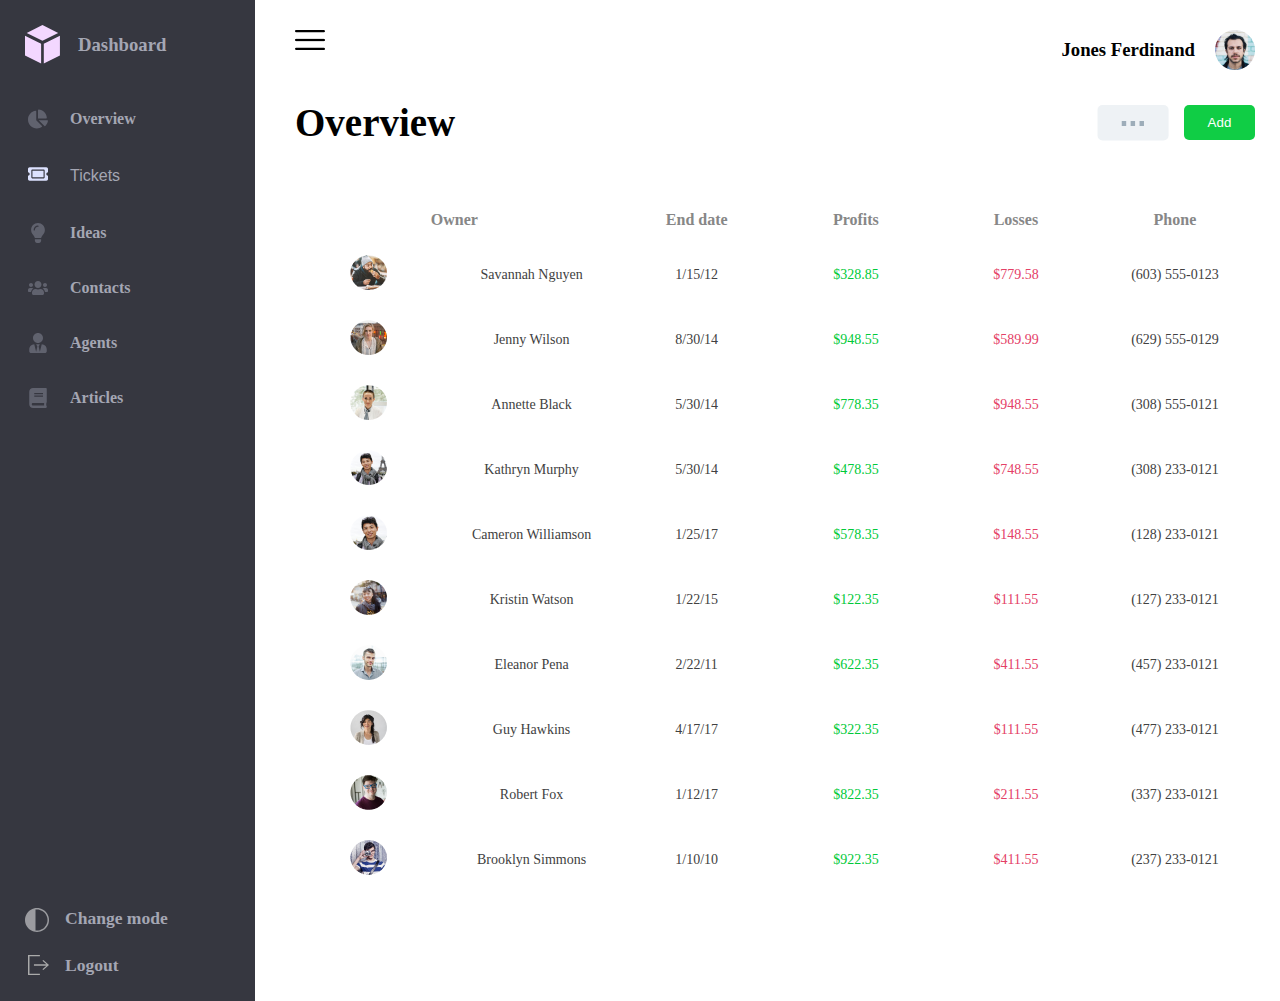
<file: index.html>
<!DOCTYPE html>
<html lang="en">
  <head>
    <meta charset="UTF-8" />
    <meta name="viewport" content="width=device-width, initial-scale=1.0" />
    <title>Table</title>
    <link rel="stylesheet" href="./css/main.css" />
  </head>
  <body>
    <div class="Dashboard">
      <div class="boxes">
        <div class="box1">
          <div class="box11">
            <svg
              width="35"
              height="39"
              viewBox="0 0 35 39"
              fill="none"
              xmlns="http://www.w3.org/2000/svg"
            >
              <path
                d="M17.4576 0L33.1946 7.88948L17.4576 15.758L1.72058 7.88948L17.4576 0ZM0 30.5298V10.7641L16.1147 18.8214V38.5871L0 30.5298ZM18.8005 18.8214L34.9151 10.7641V30.5298L18.8005 38.5871V18.8214Z"
                fill="#F3D7FF"
              />
            </svg>
            <h3>Dashboard</h3>
          </div>
        </div>
        <div class="box2">
          <div class="box111">
            <svg
              xmlns="http://www.w3.org/2000/svg"
              width="16"
              height="16"
              viewBox="0 0 16 16"
              fill="none"
            >
              <path
                opacity="0.4"
                d="M15.5232 8.94116H8.54412L13.1921 13.5891C13.3697 13.7667 13.6621 13.7812 13.8447 13.6091C14.9829 12.5367 15.7659 11.0912 15.9956 9.46616C16.035 9.18793 15.8041 8.94116 15.5232 8.94116ZM15.0576 7.03528C14.8153 3.52176 12.0076 0.714119 8.49412 0.471767C8.22589 0.453237 8 0.679413 8 0.948236V7.5294H14.5815C14.8503 7.5294 15.0762 7.30352 15.0576 7.03528ZM6.58824 8.94116V1.96206C6.58824 1.68118 6.34147 1.45029 6.06353 1.48971C2.55853 1.985 -0.120585 5.04705 0.00412089 8.71675C0.132356 12.4856 3.37736 15.5761 7.14794 15.5288C8.6303 15.5103 10 15.0326 11.1262 14.2338C11.3585 14.0691 11.3738 13.727 11.1724 13.5256L6.58824 8.94116Z"
                fill="#9FA2B4"
              />
            </svg>
            <h4>Overview</h4>
          </div>
          <div class="box111">
            <button class="btn2">  <a href="./index2.html"><svg
              width="16"
              height="16"
              viewBox="0 0 16 16"
              fill="none"
              xmlns="http://www.w3.org/2000/svg"
            >
              <path
                d="M3.55556 5.33332H12.4444V10.6667H3.55556V5.33332ZM14.6667 7.99999C14.6667 8.73638 15.2636 9.33332 16 9.33332V12C16 12.7364 15.4031 13.3333 14.6667 13.3333H1.33333C0.596944 13.3333 0 12.7364 0 12V9.33332C0.736389 9.33332 1.33333 8.73638 1.33333 7.99999C1.33333 7.2636 0.736389 6.66666 0 6.66666V3.99999C0 3.2636 0.596944 2.66666 1.33333 2.66666H14.6667C15.4031 2.66666 16 3.2636 16 3.99999V6.66666C15.2636 6.66666 14.6667 7.2636 14.6667 7.99999ZM13.3333 5.1111C13.3333 4.74291 13.0349 4.44443 12.6667 4.44443H3.33333C2.96514 4.44443 2.66667 4.74291 2.66667 5.1111V10.8889C2.66667 11.2571 2.96514 11.5555 3.33333 11.5555H12.6667C13.0349 11.5555 13.3333 11.2571 13.3333 10.8889V5.1111Z"
                fill="#DDE2FF"
              />
              
            </svg> </a>
            Tickets
           </button>
         
            
          </div>
          <div class="box111">
            <svg
              width="16"
              height="16"
              viewBox="0 0 16 16"
              fill="none"
              xmlns="http://www.w3.org/2000/svg"
            >
              <g clip-path="url(#clip0_1614_313)">
                <path
                  opacity="0.4"
                  d="M5.50187 14.1984C5.50219 14.395 5.56031 14.5875 5.66937 14.7512L6.20344 15.5541C6.29467 15.6913 6.41841 15.8039 6.56366 15.8817C6.7089 15.9596 6.87114 16.0003 7.03594 16.0003H8.96438C9.12917 16.0003 9.29141 15.9596 9.43665 15.8817C9.5819 15.8039 9.70564 15.6913 9.79688 15.5541L10.3309 14.7512C10.44 14.5875 10.4982 14.3952 10.4984 14.1984L10.4997 13H5.50031L5.50187 14.1984ZM2.5 5.5C2.5 6.88656 3.01406 8.15156 3.86125 9.11812C4.3775 9.70718 5.185 10.9378 5.49281 11.9759C5.49406 11.9841 5.495 11.9922 5.49625 12.0003H10.5037C10.505 11.9922 10.5059 11.9844 10.5072 11.9759C10.815 10.9378 11.6225 9.70718 12.1388 9.11812C12.9859 8.15156 13.5 6.88656 13.5 5.5C13.5 2.45656 11.0284 -0.00937887 7.98281 -3.87451e-06C4.795 0.00968363 2.5 2.59281 2.5 5.5ZM8 3C6.62156 3 5.5 4.12156 5.5 5.5C5.5 5.77625 5.27625 6 5 6C4.72375 6 4.5 5.77625 4.5 5.5C4.5 3.57 6.07 2 8 2C8.27625 2 8.5 2.22375 8.5 2.5C8.5 2.77625 8.27625 3 8 3Z"
                  fill="#9FA2B4"
                />
              </g>
              <defs>
                <clipPath id="clip0_1614_313">
                  <rect width="16" height="16" fill="white" />
                </clipPath>
              </defs>
            </svg>

            <h4>Ideas</h4>
          </div>
          <div class="box111">
            <svg
              width="16"
              height="16"
              viewBox="0 0 16 16"
              fill="none"
              xmlns="http://www.w3.org/2000/svg"
            >
              <path
                opacity="0.4"
                d="M2.4 7.19999C3.2825 7.19999 4 6.48249 4 5.59999C4 4.71749 3.2825 3.99999 2.4 3.99999C1.5175 3.99999 0.8 4.71749 0.8 5.59999C0.8 6.48249 1.5175 7.19999 2.4 7.19999ZM13.6 7.19999C14.4825 7.19999 15.2 6.48249 15.2 5.59999C15.2 4.71749 14.4825 3.99999 13.6 3.99999C12.7175 3.99999 12 4.71749 12 5.59999C12 6.48249 12.7175 7.19999 13.6 7.19999ZM14.4 7.99999H12.8C12.36 7.99999 11.9625 8.17749 11.6725 8.46499C12.68 9.01749 13.395 10.015 13.55 11.2H15.2C15.6425 11.2 16 10.8425 16 10.4V9.59999C16 8.71749 15.2825 7.99999 14.4 7.99999ZM8 7.99999C9.5475 7.99999 10.8 6.74749 10.8 5.19999C10.8 3.65249 9.5475 2.39999 8 2.39999C6.4525 2.39999 5.2 3.65249 5.2 5.19999C5.2 6.74749 6.4525 7.99999 8 7.99999ZM9.92 8.79999H9.7125C9.1925 9.04999 8.615 9.19999 8 9.19999C7.385 9.19999 6.81 9.04999 6.2875 8.79999H6.08C4.49 8.79999 3.2 10.09 3.2 11.68V12.4C3.2 13.0625 3.7375 13.6 4.4 13.6H11.6C12.2625 13.6 12.8 13.0625 12.8 12.4V11.68C12.8 10.09 11.51 8.79999 9.92 8.79999ZM4.3275 8.46499C4.0375 8.17749 3.64 7.99999 3.2 7.99999H1.6C0.7175 7.99999 0 8.71749 0 9.59999V10.4C0 10.8425 0.3575 11.2 0.8 11.2H2.4475C2.605 10.015 3.32 9.01749 4.3275 8.46499Z"
                fill="#9FA2B4"
              />
            </svg>

            <h4>Contacts</h4>
          </div>
          <div class="box111">
            <svg
              width="16"
              height="16"
              viewBox="0 0 16 16"
              fill="none"
              xmlns="http://www.w3.org/2000/svg"
            >
              <path
                opacity="0.4"
                d="M8 8C10.2094 8 12 6.20937 12 4C12 1.79063 10.2094 0 8 0C5.79063 0 4 1.79063 4 4C4 6.20937 5.79063 8 8 8ZM10.9937 9.01875L9.5 15L8.5 10.75L9.5 9H6.5L7.5 10.75L6.5 15L5.00625 9.01875C2.77812 9.125 1 10.9469 1 13.2V14.5C1 15.3281 1.67188 16 2.5 16H13.5C14.3281 16 15 15.3281 15 14.5V13.2C15 10.9469 13.2219 9.125 10.9937 9.01875Z"
                fill="#9FA2B4"
              />
            </svg>

            <h4>Agents</h4>
          </div>
          <div class="box111">
            <svg
              width="16"
              height="16"
              viewBox="0 0 16 16"
              fill="none"
              xmlns="http://www.w3.org/2000/svg"
            >
              <path
                opacity="0.4"
                d="M15 11.25V0.75C15 0.334375 14.6656 0 14.25 0H4C2.34375 0 1 1.34375 1 3V13C1 14.6562 2.34375 16 4 16H14.25C14.6656 16 15 15.6656 15 15.25V14.75C15 14.5156 14.8906 14.3031 14.7219 14.1656C14.5906 13.6844 14.5906 12.3125 14.7219 11.8313C14.8906 11.6969 15 11.4844 15 11.25ZM5 4.1875C5 4.08437 5.08437 4 5.1875 4H11.8125C11.9156 4 12 4.08437 12 4.1875V4.8125C12 4.91563 11.9156 5 11.8125 5H5.1875C5.08437 5 5 4.91563 5 4.8125V4.1875ZM5 6.1875C5 6.08437 5.08437 6 5.1875 6H11.8125C11.9156 6 12 6.08437 12 6.1875V6.8125C12 6.91563 11.9156 7 11.8125 7H5.1875C5.08437 7 5 6.91563 5 6.8125V6.1875ZM12.9187 14H4C3.44688 14 3 13.5531 3 13C3 12.45 3.45 12 4 12H12.9187C12.8594 12.5344 12.8594 13.4656 12.9187 14Z"
                fill="#9FA2B4"
              />
            </svg>

            <h4>Articles</h4>
          </div>
        </div>
      </div>

      <div class="box3">
        <div class="box33">
          <button id="dark-light">
            <svg
              width="24"
              height="24"
              viewBox="0 0 24 24"
              fill="none"
              xmlns="http://www.w3.org/2000/svg"
            >
              <path
                opacity="0.5"
                d="M12 0C13.1016 0 14.1641 0.140625 15.1875 0.421875C16.2109 0.703125 17.168 1.10547 18.0586 1.62891C18.9492 2.15234 19.7578 2.77734 20.4844 3.50391C21.2109 4.23047 21.8359 5.04297 22.3594 5.94141C22.8828 6.83984 23.2852 7.79688 23.5664 8.8125C23.8477 9.82812 23.9922 10.8906 24 12C24 13.1016 23.8594 14.1641 23.5781 15.1875C23.2969 16.2109 22.8945 17.168 22.3711 18.0586C21.8477 18.9492 21.2227 19.7578 20.4961 20.4844C19.7695 21.2109 18.957 21.8359 18.0586 22.3594C17.1602 22.8828 16.2031 23.2852 15.1875 23.5664C14.1719 23.8477 13.1094 23.9922 12 24C10.8984 24 9.83594 23.8594 8.8125 23.5781C7.78906 23.2969 6.83203 22.8945 5.94141 22.3711C5.05078 21.8477 4.24219 21.2227 3.51562 20.4961C2.78906 19.7695 2.16406 18.957 1.64062 18.0586C1.11719 17.1602 0.714844 16.207 0.433594 15.1992C0.152344 14.1914 0.0078125 13.125 0 12C0 10.8984 0.140625 9.83594 0.421875 8.8125C0.703125 7.78906 1.10547 6.83203 1.62891 5.94141C2.15234 5.05078 2.77734 4.24219 3.50391 3.51562C4.23047 2.78906 5.04297 2.16406 5.94141 1.64062C6.83984 1.11719 7.79297 0.714844 8.80078 0.433594C9.80859 0.152344 10.875 0.0078125 12 0ZM12 22.5C12.9609 22.5 13.8867 22.375 14.7773 22.125C15.668 21.875 16.5039 21.5234 17.2852 21.0703C18.0664 20.6172 18.7773 20.0664 19.418 19.418C20.0586 18.7695 20.6055 18.0625 21.0586 17.2969C21.5117 16.5312 21.8672 15.6953 22.125 14.7891C22.3828 13.8828 22.5078 12.9531 22.5 12C22.5 11.0391 22.375 10.1133 22.125 9.22266C21.875 8.33203 21.5234 7.49609 21.0703 6.71484C20.6172 5.93359 20.0664 5.22266 19.418 4.58203C18.7695 3.94141 18.0625 3.39453 17.2969 2.94141C16.5312 2.48828 15.6953 2.13281 14.7891 1.875C13.8828 1.61719 12.9531 1.49219 12 1.5C11.4922 1.5 10.9922 1.53516 10.5 1.60547V22.3945C10.9922 22.4648 11.4922 22.5 12 22.5Z"
                fill="white"
              />
            </svg>
          </button>
          <h3>Change mode</h3>
        </div>
        <div class="box33">
          <div style="padding-left: 3px" class="box33">
            <svg
              width="21"
              height="20"
              viewBox="0 0 21 20"
              fill="none"
              xmlns="http://www.w3.org/2000/svg"
            >
              <path
                d="M1.48755 18.6667H11.9004V20H0V0H11.9004V1.33333H1.48755V18.6667ZM21 10L15.3403 15.0833L14.4106 14.25L18.42 10.6667H5.95019V9.33333H18.42L14.4106 5.75L15.3403 4.91667L21 10Z"
                fill="#AAAAAA"
              />
            </svg>
            <h3>Logout</h3>
          </div>
        </div>
      </div>
    </div>
    <div class="navbar">
      <div class="nav1">
        <div class="nav">
          <img src="./images/Vector.png" alt="" />
        </div>
        <div class="nav">
          <div class="rasm">
            <h3>Jones Ferdinand</h3>
            <img src="./images/_header.png" alt="" fill />
          </div>
        </div>
      </div>
      <div class="over">
        <h1>Overview</h1>
        <div class="over1">
          <svg
            width="72"
            height="36"
            viewBox="0 0 72 36"
            fill="none"
            xmlns="http://www.w3.org/2000/svg"
          >
            <rect
              x="0.506226"
              width="71.0936"
              height="35.5011"
              rx="5"
              fill="#EEF2F5"
            />
            <path
              d="M42.5263 16L46.9704 16L46.9704 20.9024L42.5263 20.9024L42.5263 16ZM33.6381 16L38.0822 16L38.0822 20.9024L33.6381 20.9024L33.6381 16ZM24.7499 16L29.194 16L29.194 20.9024L24.7499 20.9024L24.7499 16Z"
              fill="#9DADB9"
            />
          </svg>
          <button class="btn1">Add</button>
        </div>
      </div>
      <section class="table">
        <div class="contiber">
          <div class="con-table">
              <table>
                <thead>
             <tr>
              <th colspan="2">Owner</th>
              
              <th>End date</th>
              <th>Profits</th>
              <th>Losses</th>
              <th>Phone</th>
             </tr>
                </thead>
                
                <tbody>
                  <tr>
                   
                    <td><img src="./images/Ellipse 1.png" alt="" ></td>
                   
                    <td>Savannah Nguyen</td>
                   <td>1/15/12</td>
                   <td class="pl">$328.85</td>
                   <td class="mn">$779.58</td>
                   <td>(603) 555-0123</td>
                 </tr>
                 <tr>
                  <td><img src="./images/Ellipse 2 (1).png" alt=""></td>
                 <td>Jenny Wilson</td>
                 <td>8/30/14</td>
                 <td class="pl">$948.55</td>
                 <td class="mn">$589.99</td>
                 <td>(629) 555-0129</td>
               </tr>
               <tr>
                <td><img src="images/Ellipse 3.png" alt=""></td>
               <td>Annette Black</td>
               <td>5/30/14</td>
               <td class="pl">$778.35</td>
               <td class="mn">$948.55</td>
               <td>(308) 555-0121</td>
             </tr>
             <tr>
              <td><img src="./images/Ellipse 4.png" alt=""></td>
             <td>Kathryn Murphy</td>
             <td>5/30/14</td>
             <td class="pl">$478.35</td>
             <td class="mn">$748.55</td>
             <td>(308) 233-0121</td>
           </tr>
           <tr>
            <td><img src="./images/Ellipse 5.png" alt=""></td>
           <td>Cameron Williamson</td>
           <td>1/25/17</td>
           <td class="pl">$578.35</td>
           <td class="mn">$148.55</td>
           <td>(128) 233-0121</td>
         </tr>
         <tr>
          <td><img src="./images/Ellipse 6.png" alt=""></td>
         <td>Kristin Watson</td>
         <td>1/22/15</td>
         <td class="pl">$122.35</td>
         <td class="mn">$111.55</td>
         <td>(127) 233-0121</td>
       </tr>
       <tr>
        <td><img src="./images/Ellipse 7.png" alt=""></td>
       <td>Eleanor Pena</td>
       <td>2/22/11</td>
       <td class="pl">$622.35</td>
       <td class="mn">$411.55</td>
       <td>(457) 233-0121</td>
     </tr>
     <tr>
      <td><img src="./images/Ellipse 8.png" alt=""></td>
     <td>Guy Hawkins</td>
     <td>4/17/17</td>
     <td class="pl">$322.35</td>
     <td class="mn">$111.55</td>
     <td>(477) 233-0121</td>
   </tr>
   <tr>
    <td><img src="./images/Ellipse 9.png" alt=""></td>
   <td>Robert Fox</td>
   <td>1/12/17</td>
   <td class="pl">$822.35</td>
   <td class="mn">$211.55</td>
   <td>(337) 233-0121</td>
 </tr>
 <tr>
  <td><img src="./images/Ellipse 10.png" alt=""></td>
 <td>Brooklyn Simmons</td>
 <td>1/10/10</td>
 <td class="pl">$922.35</td>
 <td class="mn">$411.55</td>
 <td>(237) 233-0121</td>
</tr>
                </tbody>

                
              </table>
          </div>
        </div>
      </section>

      </d>
    </div>
  </body>
  <script src="./js/main.js"></script>
</html>
</file>
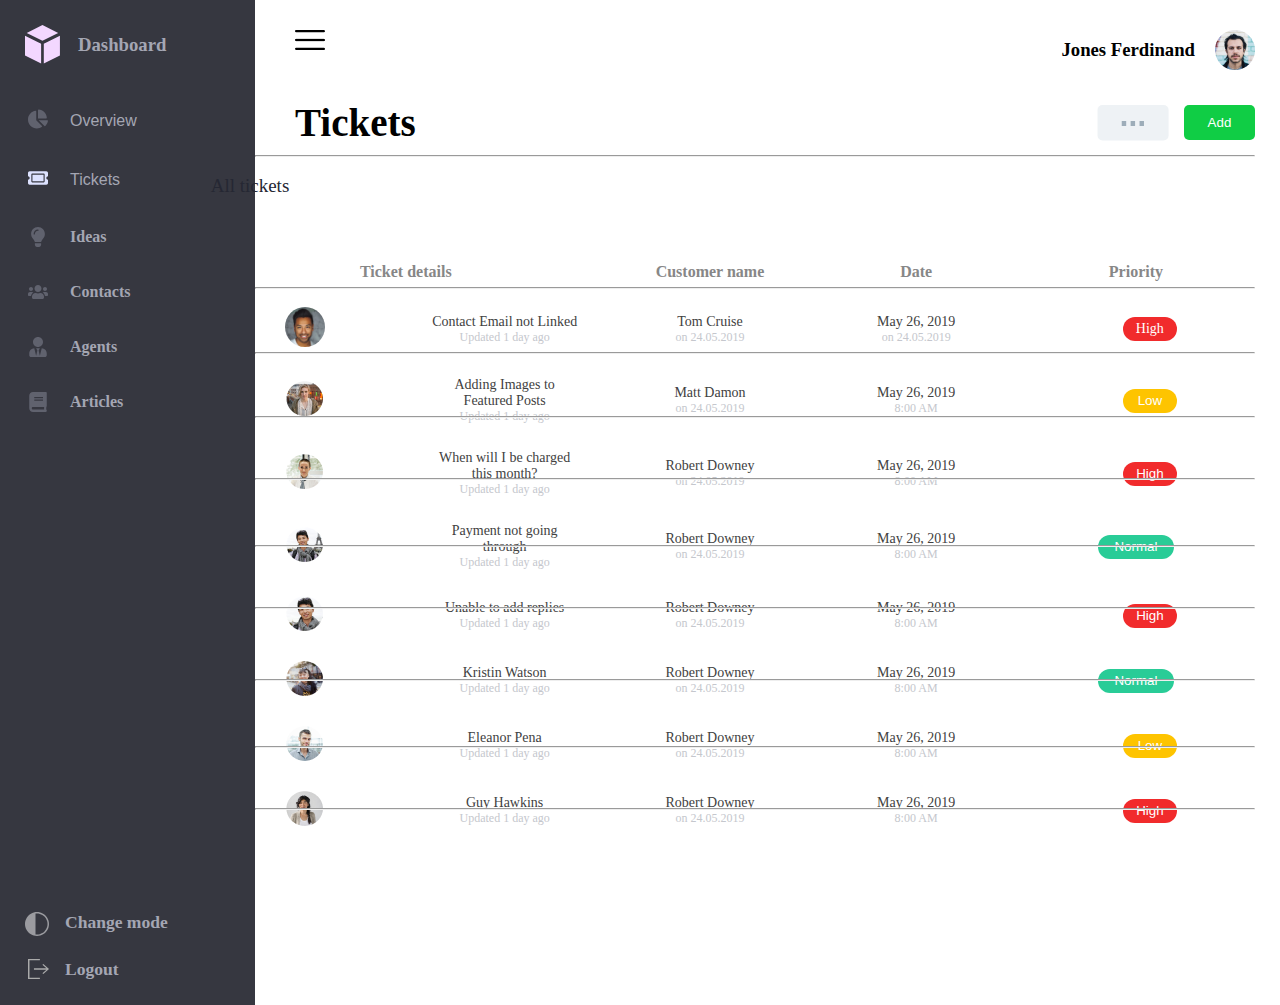
<file: index2.html>
<!DOCTYPE html>
<html lang="en">
<head>
    <meta charset="UTF-8">
    <meta name="viewport" content="width=device-width, initial-scale=1.0">
    <title>Ticket</title>
    <link rel="stylesheet" href="./css/main.css">
</head>
<body>
    <div class="Dashboard">
        <div class="boxes">
          <div class="box1">
            <div class="box11">
              <svg
                width="35"
                height="39"
                viewBox="0 0 35 39"
                fill="none"
                xmlns="http://www.w3.org/2000/svg"
              >
                <path
                  d="M17.4576 0L33.1946 7.88948L17.4576 15.758L1.72058 7.88948L17.4576 0ZM0 30.5298V10.7641L16.1147 18.8214V38.5871L0 30.5298ZM18.8005 18.8214L34.9151 10.7641V30.5298L18.8005 38.5871V18.8214Z"
                  fill="#F3D7FF"
                />
              </svg>
              <h3>Dashboard</h3>
            </div>
          </div>
          <div class="box2">
            <div class="box111">
                <button class="btn2">  <a href="./index.html"><svg width="16" height="16" viewBox="0 0 16 16" fill="none" xmlns="http://www.w3.org/2000/svg">
                    <path opacity="0.4" d="M15.5232 8.94116H8.54412L13.1921 13.5891C13.3697 13.7667 13.6621 13.7812 13.8447 13.6091C14.9829 12.5367 15.7659 11.0912 15.9956 9.46616C16.035 9.18793 15.8041 8.94116 15.5232 8.94116ZM15.0576 7.03528C14.8153 3.52176 12.0076 0.714119 8.49412 0.471767C8.22589 0.453237 8 0.679413 8 0.948236V7.5294H14.5815C14.8503 7.5294 15.0762 7.30352 15.0576 7.03528ZM6.58824 8.94116V1.96206C6.58824 1.68118 6.34147 1.45029 6.06353 1.48971C2.55853 1.985 -0.120585 5.04705 0.00412089 8.71675C0.132356 12.4856 3.37736 15.5761 7.14794 15.5288C8.6303 15.5103 10 15.0326 11.1262 14.2338C11.3585 14.0691 11.3738 13.727 11.1724 13.5256L6.58824 8.94116Z" fill="#9FA2B4"/>
                    </svg>
                     </a>
                     Overview
                 </button>
            </div>
            <div class="box111">
                <button class="btn2">  <a href="./index2.html"><svg
                  width="16"
                  height="16"
                  viewBox="0 0 16 16"
                  fill="none"
                  xmlns="http://www.w3.org/2000/svg"
                >
                  <path
                    d="M3.55556 5.33332H12.4444V10.6667H3.55556V5.33332ZM14.6667 7.99999C14.6667 8.73638 15.2636 9.33332 16 9.33332V12C16 12.7364 15.4031 13.3333 14.6667 13.3333H1.33333C0.596944 13.3333 0 12.7364 0 12V9.33332C0.736389 9.33332 1.33333 8.73638 1.33333 7.99999C1.33333 7.2636 0.736389 6.66666 0 6.66666V3.99999C0 3.2636 0.596944 2.66666 1.33333 2.66666H14.6667C15.4031 2.66666 16 3.2636 16 3.99999V6.66666C15.2636 6.66666 14.6667 7.2636 14.6667 7.99999ZM13.3333 5.1111C13.3333 4.74291 13.0349 4.44443 12.6667 4.44443H3.33333C2.96514 4.44443 2.66667 4.74291 2.66667 5.1111V10.8889C2.66667 11.2571 2.96514 11.5555 3.33333 11.5555H12.6667C13.0349 11.5555 13.3333 11.2571 13.3333 10.8889V5.1111Z"
                    fill="#DDE2FF"
                  />
                  
                </svg> </a>
                Tickets
               </button>
             
                
              </div>
              <div class="box111">
                <svg
                  width="16"
                  height="16"
                  viewBox="0 0 16 16"
                  fill="none"
                  xmlns="http://www.w3.org/2000/svg"
                >
                  <g clip-path="url(#clip0_1614_313)">
                    <path
                      opacity="0.4"
                      d="M5.50187 14.1984C5.50219 14.395 5.56031 14.5875 5.66937 14.7512L6.20344 15.5541C6.29467 15.6913 6.41841 15.8039 6.56366 15.8817C6.7089 15.9596 6.87114 16.0003 7.03594 16.0003H8.96438C9.12917 16.0003 9.29141 15.9596 9.43665 15.8817C9.5819 15.8039 9.70564 15.6913 9.79688 15.5541L10.3309 14.7512C10.44 14.5875 10.4982 14.3952 10.4984 14.1984L10.4997 13H5.50031L5.50187 14.1984ZM2.5 5.5C2.5 6.88656 3.01406 8.15156 3.86125 9.11812C4.3775 9.70718 5.185 10.9378 5.49281 11.9759C5.49406 11.9841 5.495 11.9922 5.49625 12.0003H10.5037C10.505 11.9922 10.5059 11.9844 10.5072 11.9759C10.815 10.9378 11.6225 9.70718 12.1388 9.11812C12.9859 8.15156 13.5 6.88656 13.5 5.5C13.5 2.45656 11.0284 -0.00937887 7.98281 -3.87451e-06C4.795 0.00968363 2.5 2.59281 2.5 5.5ZM8 3C6.62156 3 5.5 4.12156 5.5 5.5C5.5 5.77625 5.27625 6 5 6C4.72375 6 4.5 5.77625 4.5 5.5C4.5 3.57 6.07 2 8 2C8.27625 2 8.5 2.22375 8.5 2.5C8.5 2.77625 8.27625 3 8 3Z"
                      fill="#9FA2B4"
                    />
                  </g>
                  <defs>
                    <clipPath id="clip0_1614_313">
                      <rect width="16" height="16" fill="white" />
                    </clipPath>
                  </defs>
                </svg>
    
                <h4>Ideas</h4>
              </div>
              <div class="box111">
                <svg
                  width="16"
                  height="16"
                  viewBox="0 0 16 16"
                  fill="none"
                  xmlns="http://www.w3.org/2000/svg"
                >
                  <path
                    opacity="0.4"
                    d="M2.4 7.19999C3.2825 7.19999 4 6.48249 4 5.59999C4 4.71749 3.2825 3.99999 2.4 3.99999C1.5175 3.99999 0.8 4.71749 0.8 5.59999C0.8 6.48249 1.5175 7.19999 2.4 7.19999ZM13.6 7.19999C14.4825 7.19999 15.2 6.48249 15.2 5.59999C15.2 4.71749 14.4825 3.99999 13.6 3.99999C12.7175 3.99999 12 4.71749 12 5.59999C12 6.48249 12.7175 7.19999 13.6 7.19999ZM14.4 7.99999H12.8C12.36 7.99999 11.9625 8.17749 11.6725 8.46499C12.68 9.01749 13.395 10.015 13.55 11.2H15.2C15.6425 11.2 16 10.8425 16 10.4V9.59999C16 8.71749 15.2825 7.99999 14.4 7.99999ZM8 7.99999C9.5475 7.99999 10.8 6.74749 10.8 5.19999C10.8 3.65249 9.5475 2.39999 8 2.39999C6.4525 2.39999 5.2 3.65249 5.2 5.19999C5.2 6.74749 6.4525 7.99999 8 7.99999ZM9.92 8.79999H9.7125C9.1925 9.04999 8.615 9.19999 8 9.19999C7.385 9.19999 6.81 9.04999 6.2875 8.79999H6.08C4.49 8.79999 3.2 10.09 3.2 11.68V12.4C3.2 13.0625 3.7375 13.6 4.4 13.6H11.6C12.2625 13.6 12.8 13.0625 12.8 12.4V11.68C12.8 10.09 11.51 8.79999 9.92 8.79999ZM4.3275 8.46499C4.0375 8.17749 3.64 7.99999 3.2 7.99999H1.6C0.7175 7.99999 0 8.71749 0 9.59999V10.4C0 10.8425 0.3575 11.2 0.8 11.2H2.4475C2.605 10.015 3.32 9.01749 4.3275 8.46499Z"
                    fill="#9FA2B4"
                  />
                </svg>
    
                <h4>Contacts</h4>
              </div>
              <div class="box111">
                <svg
                  width="16"
                  height="16"
                  viewBox="0 0 16 16"
                  fill="none"
                  xmlns="http://www.w3.org/2000/svg"
                >
                  <path
                    opacity="0.4"
                    d="M8 8C10.2094 8 12 6.20937 12 4C12 1.79063 10.2094 0 8 0C5.79063 0 4 1.79063 4 4C4 6.20937 5.79063 8 8 8ZM10.9937 9.01875L9.5 15L8.5 10.75L9.5 9H6.5L7.5 10.75L6.5 15L5.00625 9.01875C2.77812 9.125 1 10.9469 1 13.2V14.5C1 15.3281 1.67188 16 2.5 16H13.5C14.3281 16 15 15.3281 15 14.5V13.2C15 10.9469 13.2219 9.125 10.9937 9.01875Z"
                    fill="#9FA2B4"
                  />
                </svg>
    
                <h4>Agents</h4>
              </div>
              <div class="box111">
                <svg
                  width="16"
                  height="16"
                  viewBox="0 0 16 16"
                  fill="none"
                  xmlns="http://www.w3.org/2000/svg"
                >
                  <path
                    opacity="0.4"
                    d="M15 11.25V0.75C15 0.334375 14.6656 0 14.25 0H4C2.34375 0 1 1.34375 1 3V13C1 14.6562 2.34375 16 4 16H14.25C14.6656 16 15 15.6656 15 15.25V14.75C15 14.5156 14.8906 14.3031 14.7219 14.1656C14.5906 13.6844 14.5906 12.3125 14.7219 11.8313C14.8906 11.6969 15 11.4844 15 11.25ZM5 4.1875C5 4.08437 5.08437 4 5.1875 4H11.8125C11.9156 4 12 4.08437 12 4.1875V4.8125C12 4.91563 11.9156 5 11.8125 5H5.1875C5.08437 5 5 4.91563 5 4.8125V4.1875ZM5 6.1875C5 6.08437 5.08437 6 5.1875 6H11.8125C11.9156 6 12 6.08437 12 6.1875V6.8125C12 6.91563 11.9156 7 11.8125 7H5.1875C5.08437 7 5 6.91563 5 6.8125V6.1875ZM12.9187 14H4C3.44688 14 3 13.5531 3 13C3 12.45 3.45 12 4 12H12.9187C12.8594 12.5344 12.8594 13.4656 12.9187 14Z"
                    fill="#9FA2B4"
                  />
                </svg>
    
                <h4>Articles</h4>
              </div>
            </div>
          </div>
    
          <div class="box3">
            <div class="box33">
              <button id="dark-light">
                <svg
                  width="24"
                  height="24"
                  viewBox="0 0 24 24"
                  fill="none"
                  xmlns="http://www.w3.org/2000/svg"
                >
                  <path
                    opacity="0.5"
                    d="M12 0C13.1016 0 14.1641 0.140625 15.1875 0.421875C16.2109 0.703125 17.168 1.10547 18.0586 1.62891C18.9492 2.15234 19.7578 2.77734 20.4844 3.50391C21.2109 4.23047 21.8359 5.04297 22.3594 5.94141C22.8828 6.83984 23.2852 7.79688 23.5664 8.8125C23.8477 9.82812 23.9922 10.8906 24 12C24 13.1016 23.8594 14.1641 23.5781 15.1875C23.2969 16.2109 22.8945 17.168 22.3711 18.0586C21.8477 18.9492 21.2227 19.7578 20.4961 20.4844C19.7695 21.2109 18.957 21.8359 18.0586 22.3594C17.1602 22.8828 16.2031 23.2852 15.1875 23.5664C14.1719 23.8477 13.1094 23.9922 12 24C10.8984 24 9.83594 23.8594 8.8125 23.5781C7.78906 23.2969 6.83203 22.8945 5.94141 22.3711C5.05078 21.8477 4.24219 21.2227 3.51562 20.4961C2.78906 19.7695 2.16406 18.957 1.64062 18.0586C1.11719 17.1602 0.714844 16.207 0.433594 15.1992C0.152344 14.1914 0.0078125 13.125 0 12C0 10.8984 0.140625 9.83594 0.421875 8.8125C0.703125 7.78906 1.10547 6.83203 1.62891 5.94141C2.15234 5.05078 2.77734 4.24219 3.50391 3.51562C4.23047 2.78906 5.04297 2.16406 5.94141 1.64062C6.83984 1.11719 7.79297 0.714844 8.80078 0.433594C9.80859 0.152344 10.875 0.0078125 12 0ZM12 22.5C12.9609 22.5 13.8867 22.375 14.7773 22.125C15.668 21.875 16.5039 21.5234 17.2852 21.0703C18.0664 20.6172 18.7773 20.0664 19.418 19.418C20.0586 18.7695 20.6055 18.0625 21.0586 17.2969C21.5117 16.5312 21.8672 15.6953 22.125 14.7891C22.3828 13.8828 22.5078 12.9531 22.5 12C22.5 11.0391 22.375 10.1133 22.125 9.22266C21.875 8.33203 21.5234 7.49609 21.0703 6.71484C20.6172 5.93359 20.0664 5.22266 19.418 4.58203C18.7695 3.94141 18.0625 3.39453 17.2969 2.94141C16.5312 2.48828 15.6953 2.13281 14.7891 1.875C13.8828 1.61719 12.9531 1.49219 12 1.5C11.4922 1.5 10.9922 1.53516 10.5 1.60547V22.3945C10.9922 22.4648 11.4922 22.5 12 22.5Z"
                    fill="white"
                  />
                </svg>
              </button>
              <h3>Change mode</h3>
            </div>
            <div class="box33">
              <div style="padding-left: 3px" class="box33">
                <svg
                  width="21"
                  height="20"
                  viewBox="0 0 21 20"
                  fill="none"
                  xmlns="http://www.w3.org/2000/svg"
                >
                  <path
                    d="M1.48755 18.6667H11.9004V20H0V0H11.9004V1.33333H1.48755V18.6667ZM21 10L15.3403 15.0833L14.4106 14.25L18.42 10.6667H5.95019V9.33333H18.42L14.4106 5.75L15.3403 4.91667L21 10Z"
                    fill="#AAAAAA"
                  />
                </svg>
                <h3>Logout</h3>
              </div>
            </div>
          </div>
        </div>
        <div class="navbar">
          <div class="nav1">
            <div class="nav">
              <img src="./images/Vector.png" alt="" />
            </div>
            <div class="nav">
              <div class="rasm">
                <h3>Jones Ferdinand</h3>
                <img src="./images/_header.png" alt="" fill />
              </div>
            </div>
          </div>
          <div class="over">
            <h1>Tickets</h1>
            <div class="over1">
              <svg
                width="72"
                height="36"
                viewBox="0 0 72 36"
                fill="none"
                xmlns="http://www.w3.org/2000/svg"
              >
                <rect
                  x="0.506226"
                  width="71.0936"
                  height="35.5011"
                  rx="5"
                  fill="#EEF2F5"
                />
                <path
                  d="M42.5263 16L46.9704 16L46.9704 20.9024L42.5263 20.9024L42.5263 16ZM33.6381 16L38.0822 16L38.0822 20.9024L33.6381 20.9024L33.6381 16ZM24.7499 16L29.194 16L29.194 20.9024L24.7499 20.9024L24.7499 16Z"
                  fill="#9DADB9"
                />
              </svg>
              <button class="btn1">Add</button>
            </div>
          </div>
          <section class="table1">
            <div class="contiber">
              <div class="con-table">
                  <table>
                   
                    <caption>All tickets</caption>
                    <thead>
                 <tr>
                  <th colspan="2">Ticket details</th>
                  <th>Customer name</th>
                  <th>Date</th>
                
                  <th>Priority</th>
                 
                 </tr>
                 
                 <hr>
                 <hr class="hr2">
                 <hr class="hr3">
                 <hr class="hr4">
                 <hr class="hr5">
                 <hr class="hr6">
                 <hr class="hr7">
                 <hr class="hr8">
                 <hr class="hr9">
                 <hr class="hr10">
                 
                 
                    </thead>
               
                    <tbody>
                      <tr>
                       
                        <td> <img src="./images/m 5.png"  alt="" width="40" style="border-radius:50%;"></td>
                       
                        <td>Contact Email not Linked
                            <p>Updated 1 day ago</p>
                        </td>
                       <td>Tom Cruise
                        <p>on 24.05.2019</p>
                       </td>
                       <td>May 26, 2019
                        <p>on 24.05.2019</p>
                       </td>
                      <td><div class="btnh">High</div></td>
                       
                     </tr>
                     
                     <tr>
                      <td><img src="./images/Ellipse 2 (1).png" alt=""></td>
                     <td>Adding Images to Featured Posts
                        <p>Updated 1 day ago</p>
                    </td>
                     <td>Matt Damon
                        <p>on 24.05.2019</p>
                     </td>
                     <td>May 26, 2019 
                        <p>8:00 AM</p>
                     </td>
                     <td> <button class="btnl">Low</button></td>
                   
                   </tr>
                   <tr>
                    <td><img src="images/Ellipse 3.png" alt=""></td>
                   <td>When will I be charged this month?
                    <p>Updated 1 day ago</p>
                   </td>
                   <td >Robert Downey
                    <p>on 24.05.2019</p>
                    <td>May 26, 2019 
                        <p>8:00 AM</p>
                     </td>
                   
                   </td>
                  <td><button class="btnh">High</button></td>
                   
                 </tr>
                 <tr>
                  <td><img src="./images/Ellipse 4.png" alt=""></td>
                 <td>Payment not going through
                    <p>Updated 1 day ago</p>
                 </td>
                 <td >Robert Downey
                    <p>on 24.05.2019</p>
                    <td>May 26, 2019 
                        <p>8:00 AM</p>
                     </td>
                   
                   </td>
                 <td><button class="btnn">Normal</button></td>
               </tr>
               <tr>
                <td><img src="./images/Ellipse 5.png" alt=""></td>
               <td>Unable to add replies
                <p>Updated 1 day ago</p>
               </td>
               <td >Robert Downey
                <p>on 24.05.2019</p>
                <td>May 26, 2019 
                    <p>8:00 AM</p>
                 </td>
        
               </td>
             <td><button class="btnh">High</button></td>
             
             </tr>
             <tr>
              <td><img src="./images/Ellipse 6.png" alt=""></td>
            <td>Kristin Watson
                <p>Updated 1 day ago</p>
             </td>
             <td >Robert Downey
                <p>on 24.05.2019</p>
                <td>May 26, 2019 
                    <p>8:00 AM</p>
                 </td>
               
               </td>
             <td><button class="btnn">Normal</button></td>
           </tr>
           <tr>
            <td><img src="./images/Ellipse 7.png" alt=""></td>
           <td>Eleanor Pena
            <p>Updated 1 day ago</p>
           </td>
           <td >Robert Downey
            <p>on 24.05.2019</p>
            <td>May 26, 2019 
                <p>8:00 AM</p>
             </td>
           
           </td>
         <td><button class="btnl">Low</button></td>
           
         </tr>
         <tr>
          <td><img src="./images/Ellipse 8.png" alt=""></td>
         <td>Guy Hawkins
            <p>Updated 1 day ago</p>
         </td>
         <td >Robert Downey
            <p>on 24.05.2019</p>
            <td>May 26, 2019 
                <p>8:00 AM</p>
             </td>
           
           </td>
         <td><button class="btnh">High</button></td>
        
       </tr>
       
      
    
                    </tbody>
    
                    
                  </table>
              </div>
            </div>
          </section>
</body>
<script src="./js/main.js"></script>
</html>
</file>
<file: css/main.css>
* {
  margin: 0;
  padding: 0;
  box-sizing: border-box;
}
body {
  display: grid;
  grid-template-columns: 270px 1fr;
}

.Dashboard {
  background: var(--sidebar-bg, #363740);
  height: 100%;
  width: 255px;
  color: #a4a6b3;
}
.box1 {
  padding: 25px;
}

.box11 {
  display: flex;
  gap: 18px;
  align-items: center;
}
.box111 {
  display: flex;
  gap: 22px;
  align-items: center;
}
.box111 {
  color: var(--sidebar-gray, #a4a6b3);
  font-size: 16px;
  transition: 1s;
  cursor: pointer;
}
.box2 {
  display: flex;
  flex-direction: column;
  gap: 35px;
  padding-top: 20px;
  padding-left: -100px;
}
.box111:hover {
  width: 255px;
  height: 56px;
  background-color: #9fa2b4;
  color: #dde2ff;
  opacity: 0.5;
}
.box111:hover * {
  fill: #dde2ff;
}
.box111 svg {
  margin-left: 28px;
  width: 20px;
  height: 20px;
}
.box3 {
  display: flex;
  flex-direction: column;
  gap: 20px;
  padding: 25px;
  padding-top: 500px;
  font-size: 10px;
}
.box33 {
  display: flex;
  gap: 16px;
  font-size: 15px;
}
#dark-light {
  background: 0;
  border: 0;
  cursor: pointer;
}
.dark {
  background-color: black;
}

.dark * {
  color: white !important;
}
.navbar {
  padding: 25px;
  padding-top: 30px;
}
.rasm {
  display: flex;
  align-items: center;
  gap: 20px;
}
.nav1 {
  display: flex;
  justify-content: space-between;
}
.over {
  display: flex;
  justify-content: space-between;
  padding-top: 30px;
  align-items: center;
}
.over h1 {
  font-size: 39px;
}
.over1 {
  display: flex;
  gap: 15px;
}
.btn1 {
  width: 71.094px;
  height: 35.501px;
  flex-shrink: 0;
  border-radius: 5px;
  background: #10cd45;
  color: white;
  border: 0;
  cursor: pointer;
}

td,
th {
  padding: 4px 24px;
}
th {
  font-size: 16px;
  color: #878787;
}
th {
  padding-top: 64px;
}
td {
  width: 270px;
  text-align: center;
  height: 50px;
  padding-top: 20px;
  font-size: 14px;
  color: #414141;
}
.pl {
  color: #00ca39;
}
.mn {
  color: #e44067;
}
.table {
  margin-left: -75px;
}
.table {
  padding-left: 70px;
}
::-webkit-scrollbar {
  background-color: red;
}
::-webkit-scrollbar-thumb {
  background-color: rgb(78, 78, 78);
  border-radius: 30%;
}
.btn2 {
  border: 0;
  background: 0;
  display: flex;
  gap: 22px;
  color: #a4a6b3;
  font-size: 16px;
  align-items: center;
}
caption {
  position: relative;
  left: -480px;
  font-size: 19px;
  color: #252733;
}
p {
  color: #c5c7cd;
  font-size: 12px;
}
.table1 {
  margin-left: -90px;
  padding-top: 10px;
}
.bor {
  border: solid 1px black;
}
hr {
  margin-left: 50px;
  background: #dfe0eb;
}
.hr2 {
  position: relative;
  top: 130px;
}
.hr3 {
  position: relative;
  top: 193px;
}
.hr4 {
  position: relative;
  top: 255px;
}
.hr5 {
  position: relative;
  top: 315px;
}
.hr6 {
  position: relative;
  top: 380px;
}
.hr7 {
  position: relative;
  top: 440px;
}
.hr8 {
  position: relative;
  top: 510px;
}
.hr9 {
  position: relative;
  top: 575px;
}
.hr10 {
  position: relative;
  top: 635px;
}

.btnh {
  width: 54px;
  height: 24px;
  flex-shrink: 0;
  border-radius: 100px;
  background: var(--red-default, #f12b2c);
  color: #fff;
  display: flex;
  align-items: center;
  justify-content: center;
  border: 0;
  margin-left: 80px;
}
.btnl {
  width: 54px;
  height: 24px;
  flex-shrink: 0;
  border-radius: 100px;
  background: var(--red-default, #fec400);
  color: #fff;
  display: flex;
  align-items: center;
  justify-content: center;
  border: 0;
  margin-left: 80px;
}
.btnn {
  width: 76px;
  height: 24px;
  flex-shrink: 0;
  border-radius: 100px;
  background: var(--green-default, #29cc97);
  border: 0;
  color: white;
}
</file>
